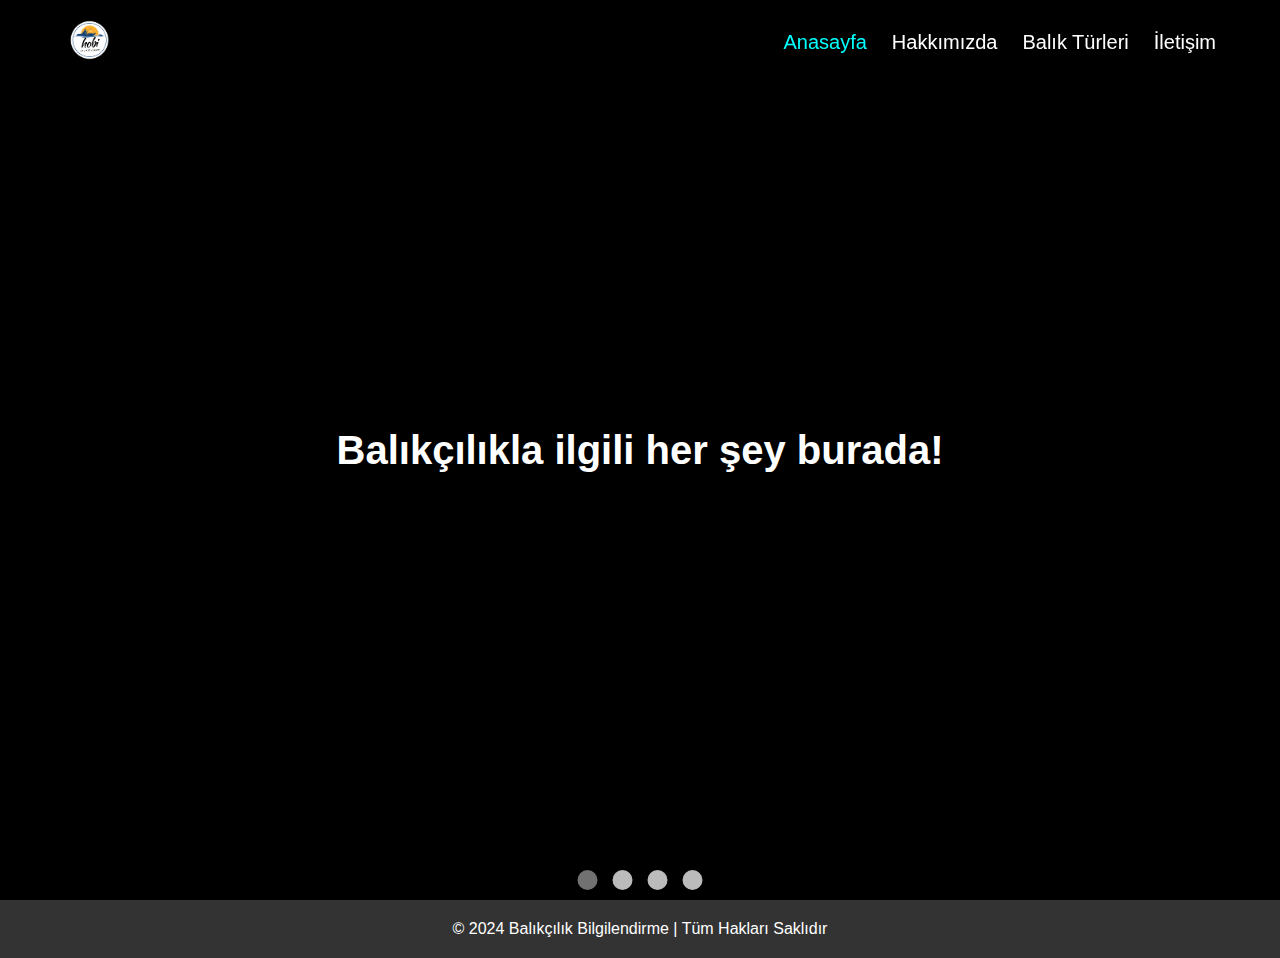
<file: index.html>
<!DOCTYPE html>
<html lang="tr">

<head>
    <meta charset="UTF-8">
    <meta name="viewport" content="width=device-width, initial-scale=1.0">
    <title>Balıkçılık ve Balık Türleri</title>
    <style>
        /* Genel Ayarlar */
        * {
            margin: 0;
            padding: 0;
            box-sizing: border-box;
        }

        body {
            font-family: Arial, sans-serif;
            background-color: #f4f4f4;
            margin: 0;
            padding: 0;
            overflow-x: hidden;
        }

        /* Navbar */
        .navbar {
            position: fixed;
            top: 0;
            width: 100%;
            background-color: rgba(0, 0, 0, 0.8);
            z-index: 1000;
            padding: 15px 0;
            box-shadow: 0px 4px 8px rgba(0, 0, 0, 0.5);
        }

        .navbar .container {
            width: 90%;
            margin: 0 auto;
            display: flex;
            justify-content: space-between; /* Navbar öğelerini yatay olarak aralıklı hizalar */
            align-items: center;
        }

        .navbar .nav-links {
            list-style: none;
            display: flex;
            gap: 25px;
            padding-left: 0;
        }

        .navbar .nav-links li a {
            text-decoration: none;
            color: white;
            font-size: 20px;
            transition: color 0.3s ease;
        }

        .navbar .nav-links li a:hover,
        .navbar .nav-links li a.active {
            color: #00ffff;
        }

        .navbar .logo {
            height: 50px; /* Logo boyutunu ayarlayın */
            width: auto;
        }

        /* Slideshow */
        .slideshow-container {
            position: relative;
            width: 100%;
            height: 100vh;
            overflow: hidden;
            background-color: #000;
        }

        .mySlides {
            display: none;
            position: absolute;
            width: 100%;
            height: 100%;
        }

        /* Video container */
        .mySlides video {
            width: 100%;
            height: 100%;
            object-fit: cover;
            /* Ekranı tamamen dolduracak şekilde video */
        }

        /* Slayt Altı Tanıtım */
        .text {
            position: absolute;
            top: 50%;
            left: 50%;
            transform: translate(-50%, -50%);
            color: white;
            font-size: 40px;
            font-weight: bold;
            text-shadow: 3px 3px 15px rgba(0, 0, 0, 0.7);
            padding: 20px;
            border-radius: 10px;
            text-align: center;
            width: 80%;
        }

        /* Dots */
        .dot-container {
            position: absolute;
            bottom: 10px;
            left: 50%;
            transform: translateX(-50%);
            z-index: 2;
            display: flex;
            gap: 15px;
        }

        .dot {
            height: 20px;
            width: 20px;
            background-color: #bbb;
            border-radius: 50%;
            transition: background-color 0.6s ease;
            cursor: pointer;
        }

        .dot.active {
            background-color: #717171;
        }

        /* Footer */
        .footer {
            background-color: #333;
            color: white;
            text-align: center;
            padding: 20px 0;
            position: relative;
            bottom: 0;
            width: 100%;
        }

        /* Mobil Görünüm - Navbar öğelerini dikey hizala */
        @media (max-width: 768px) {
            .navbar .container {
                flex-direction: row; /* Navbar öğelerini yatay hizalar */
                justify-content: space-between; /* Öğeler arasında boşluk bırakır */
            }

            .navbar .nav-links {
                flex-direction: row; /* Linkleri yatay sıralar */
                gap: 10px;
                padding-left: 0;
                flex-wrap: wrap; /* Linklerin taşmaması için wrap kullanılır */
            }

            .navbar .nav-links li a {
                font-size: 16px; /* Mobilde daha küçük font boyutu */
            }
        }
    </style>
</head>

<body>

    <!-- Navbar -->
    <nav class="navbar">
        <div class="container">
            <!-- Logo kısmı -->
            <a href="index.html"><img src="images/hobi balik-Photoroom.png" alt="Logo" class="logo"></a>
            <ul class="nav-links">
                <li><a href="index.html" class="active">Anasayfa</a></li>
                <li><a href="about.html">Hakkımızda</a></li>
                <li><a href="species.html">Balık Türleri</a></li>
                <li><a href="contact.html">İletişim</a></li>
            </ul>
        </div>
    </nav>

    <div class="slideshow-container">
        <!-- Slide 1 -->
        <div class="mySlides fade">
            <video autoplay muted loop>
                <source src="https://videos.pexels.com/video-files/4821102/4821102-sd_960_506_25fps.mp4" type="video/mp4">
            </video>
            <div class="text">Balıkçılıkla ilgili her şey burada!</div>
        </div>
        <!-- Slide 2 -->
        <div class="mySlides fade">
            <video autoplay muted loop>
                <source src="https://videos.pexels.com/video-files/4830304/4830304-sd_960_506_25fps.mp4" type="video/mp4">
            </video>
            <div class="text">Balıkçılar ve balık severler için bilgi dolu bir kaynak!</div>
        </div>
        <!-- Slide 3 -->
        <div class="mySlides fade">
            <video autoplay muted loop>
                <source src="https://videos.pexels.com/video-files/5545728/5545728-sd_640_360_30fps.mp4" type="video/mp4">
            </video>
            <div class="text">Deniz ürünlerinin çeşitleri ve faydaları hakkında detaylı bilgi!</div>
        </div>
        <!-- Slide 4 -->
        <div class="mySlides fade">
            <video autoplay muted loop>
                <source src="https://videos.pexels.com/video-files/4821115/4821115-sd_960_506_25fps.mp4" type="video/mp4">
            </video>
            <div class="text">Ege, Akdeniz ve Karadeniz'in en popüler balıkları!</div>
        </div>
    </div>

    <!-- Dots (Videonun alt kısmında) -->
    <div class="dot-container">
        <span class="dot" onclick="currentSlide(1)"></span>
        <span class="dot" onclick="currentSlide(2)"></span>
        <span class="dot" onclick="currentSlide(3)"></span>
        <span class="dot" onclick="currentSlide(4)"></span>
    </div>

    <!-- Footer -->
    <footer class="footer">
        <div class="container">
            <p>&copy; 2024 Balıkçılık Bilgilendirme | Tüm Hakları Saklıdır</p>
        </div>
    </footer>

    <script>
        let slideIndex = 0;
        showSlides();

        function showSlides() {
            let slides = document.getElementsByClassName("mySlides");
            let dots = document.getElementsByClassName("dot");
            for (let i = 0; i < slides.length; i++) {
                slides[i].style.display = "none";
            }
            slideIndex++;
            if (slideIndex > slides.length) {
                slideIndex = 1;
            }
            for (let i = 0; i < dots.length; i++) {
                dots[i].className = dots[i].className.replace(" active", "");
            }
            slides[slideIndex - 1].style.display = "block";
            dots[slideIndex - 1].className += " active";
            setTimeout(showSlides, 3000); // Her 3 saniyede bir video değişir
        }

        function currentSlide(n) {
            slideIndex = n;
            showSlides();
        }
    </script>

</body>

</html>
</file>
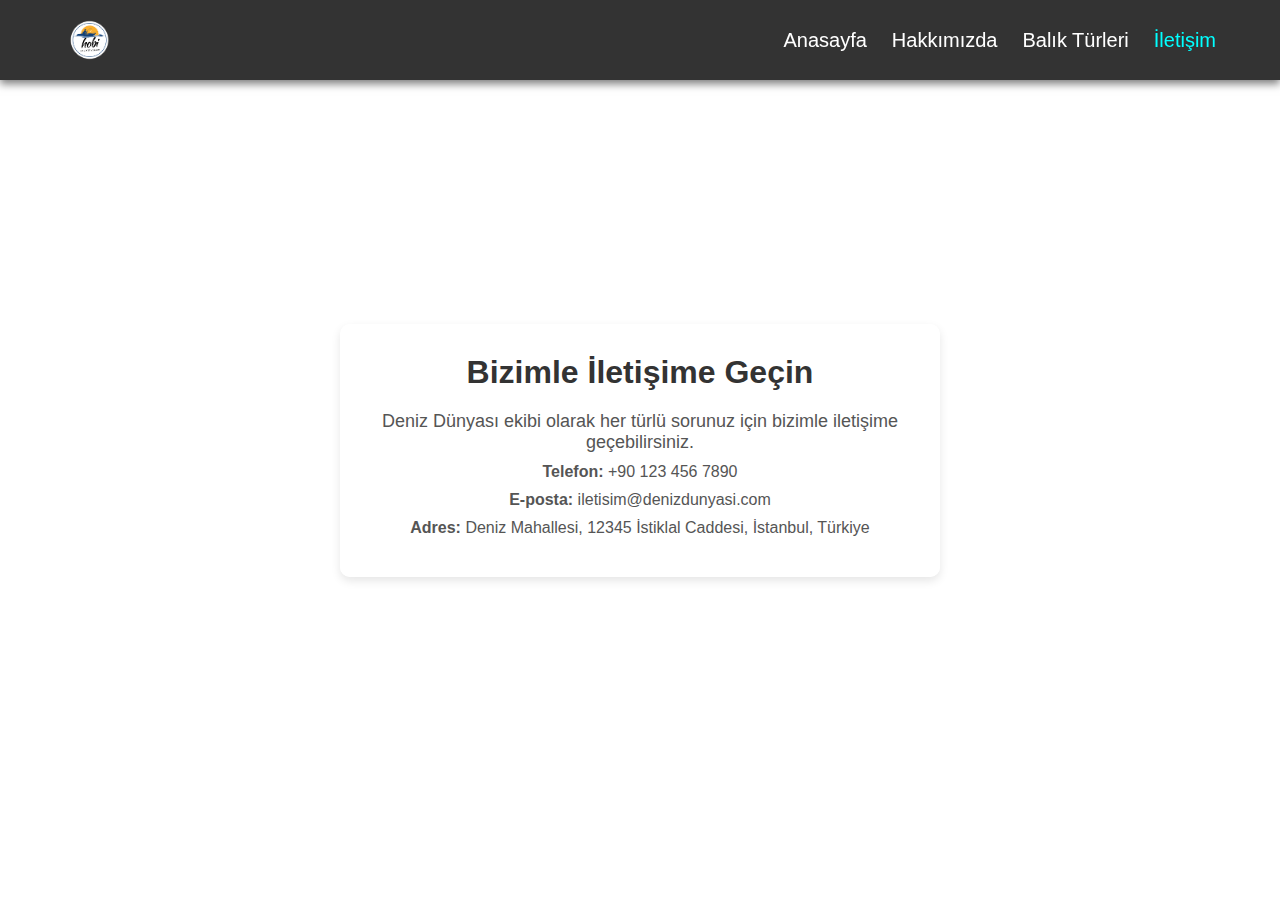
<file: contact.html>
<!DOCTYPE html>
<html lang="en">

<head>
    <meta charset="UTF-8">
    <meta name="viewport" content="width=device-width, initial-scale=1.0">
    <title>İletişim - Deniz Dünyası</title>
    <style>
        /* Genel Ayarlar */
        * {
            margin: 0;
            padding: 0;
            box-sizing: border-box;
        }

        body,
        html {
            height: 100%;
            font-family: Arial, sans-serif;
            background-image: url('https://images.pexels.com/photos/932638/pexels-photo-932638.jpeg?auto=compress&cs=tinysrgb&w=1600');
            background-size: cover;
            background-position: center;
            background-attachment: fixed;
            width: 100%;
            color: #333;
        }

        h1,
        h2,
        p {
            margin: 0;
        }

        /* Navbar */
        .navbar {
            position: fixed;
            top: 0;
            width: 100%;
            background-color: rgba(0, 0, 0, 0.8);
            z-index: 1000;
            padding: 15px 0;
            box-shadow: 0px 4px 8px rgba(0, 0, 0, 0.5);
        }

        .navbar .container {
            width: 90%;
            margin: 0 auto;
            display: flex;
            justify-content: space-between;
            align-items: center;
        }

        .navbar .nav-links {
            list-style: none;
            display: flex;
            gap: 25px;
            padding-left: 0;
        }

        .navbar .nav-links li a {
            text-decoration: none;
            color: white;
            font-size: 20px;
            transition: color 0.3s ease;
        }

        .navbar .nav-links li a:hover,
        .navbar .nav-links li a.active {
            color: #00ffff;
        }

        .navbar .logo {
            height: 50px;
            width: auto;
        }

        /* İletişim Bilgileri */
        .contact-section {
            display: flex;
            justify-content: center;
            align-items: center;
            height: 100vh;
            padding: 20px;
        }

        .contact-info {
            background-color: rgba(255, 255, 255, 0.9); /* Yarı saydam beyaz arka plan */
            padding: 30px;
            border-radius: 10px;
            box-shadow: 0 4px 10px rgba(0, 0, 0, 0.1);
            width: 100%;
            max-width: 600px;
            text-align: center;
        }

        .contact-info h2 {
            font-size: 32px;
            margin-bottom: 20px;
            color: #333;
        }

        .contact-info p {
            font-size: 18px;
            margin-bottom: 10px;
            color: #555;
        }

        .contact-info .phone,
        .contact-info .email,
        .contact-info .address {
            font-size: 16px;
            margin-bottom: 10px;
        }

        /* Mobil Uyumluluk */
        @media (max-width: 768px) {
            .navbar .container {
                flex-direction: row;
                justify-content: space-between;
            }

            .navbar .nav-links {
                flex-direction: row;
                gap: 10px;
                padding-left: 0;
                flex-wrap: wrap;
            }

            .navbar .nav-links li a {
                font-size: 16px;
            }

            .contact-info h2 {
                font-size: 28px;
            }

            .contact-info p {
                font-size: 16px;
            }
        }

        @media (max-width: 480px) {
            .contact-info h2 {
                font-size: 24px;
            }

            .contact-info p {
                font-size: 14px;
            }

            .contact-info .phone,
            .contact-info .email,
            .contact-info .address {
                font-size: 14px;
            }
        }
    </style>
</head>

<body>
    <!-- Navbar -->
    <nav class="navbar">
        <div class="container">
            <img src="images/hobi balik-Photoroom.png" alt="Logo" class="logo"> <!-- Logo Eklendi -->
            <ul class="nav-links">
                <li><a href="index.html">Anasayfa</a></li>
                <li><a href="about.html">Hakkımızda</a></li>
                <li><a href="species.html">Balık Türleri</a></li>
                <li><a href="contact.html" class="active">İletişim</a></li>
            </ul>
        </div>
    </nav>

    <!-- İletişim Bilgileri -->
    <div class="contact-section">
        <div class="contact-info">
            <h2>Bizimle İletişime Geçin</h2>
            <p>Deniz Dünyası ekibi olarak her türlü sorunuz için bizimle iletişime geçebilirsiniz.</p>
            <p class="phone"><strong>Telefon:</strong> +90 123 456 7890</p>
            <p class="email"><strong>E-posta:</strong> iletisim@denizdunyasi.com</p>
            <p class="address"><strong>Adres:</strong> Deniz Mahallesi, 12345 İstiklal Caddesi, İstanbul, Türkiye</p>
        </div>
    </div>
</body>

</html>
</file>
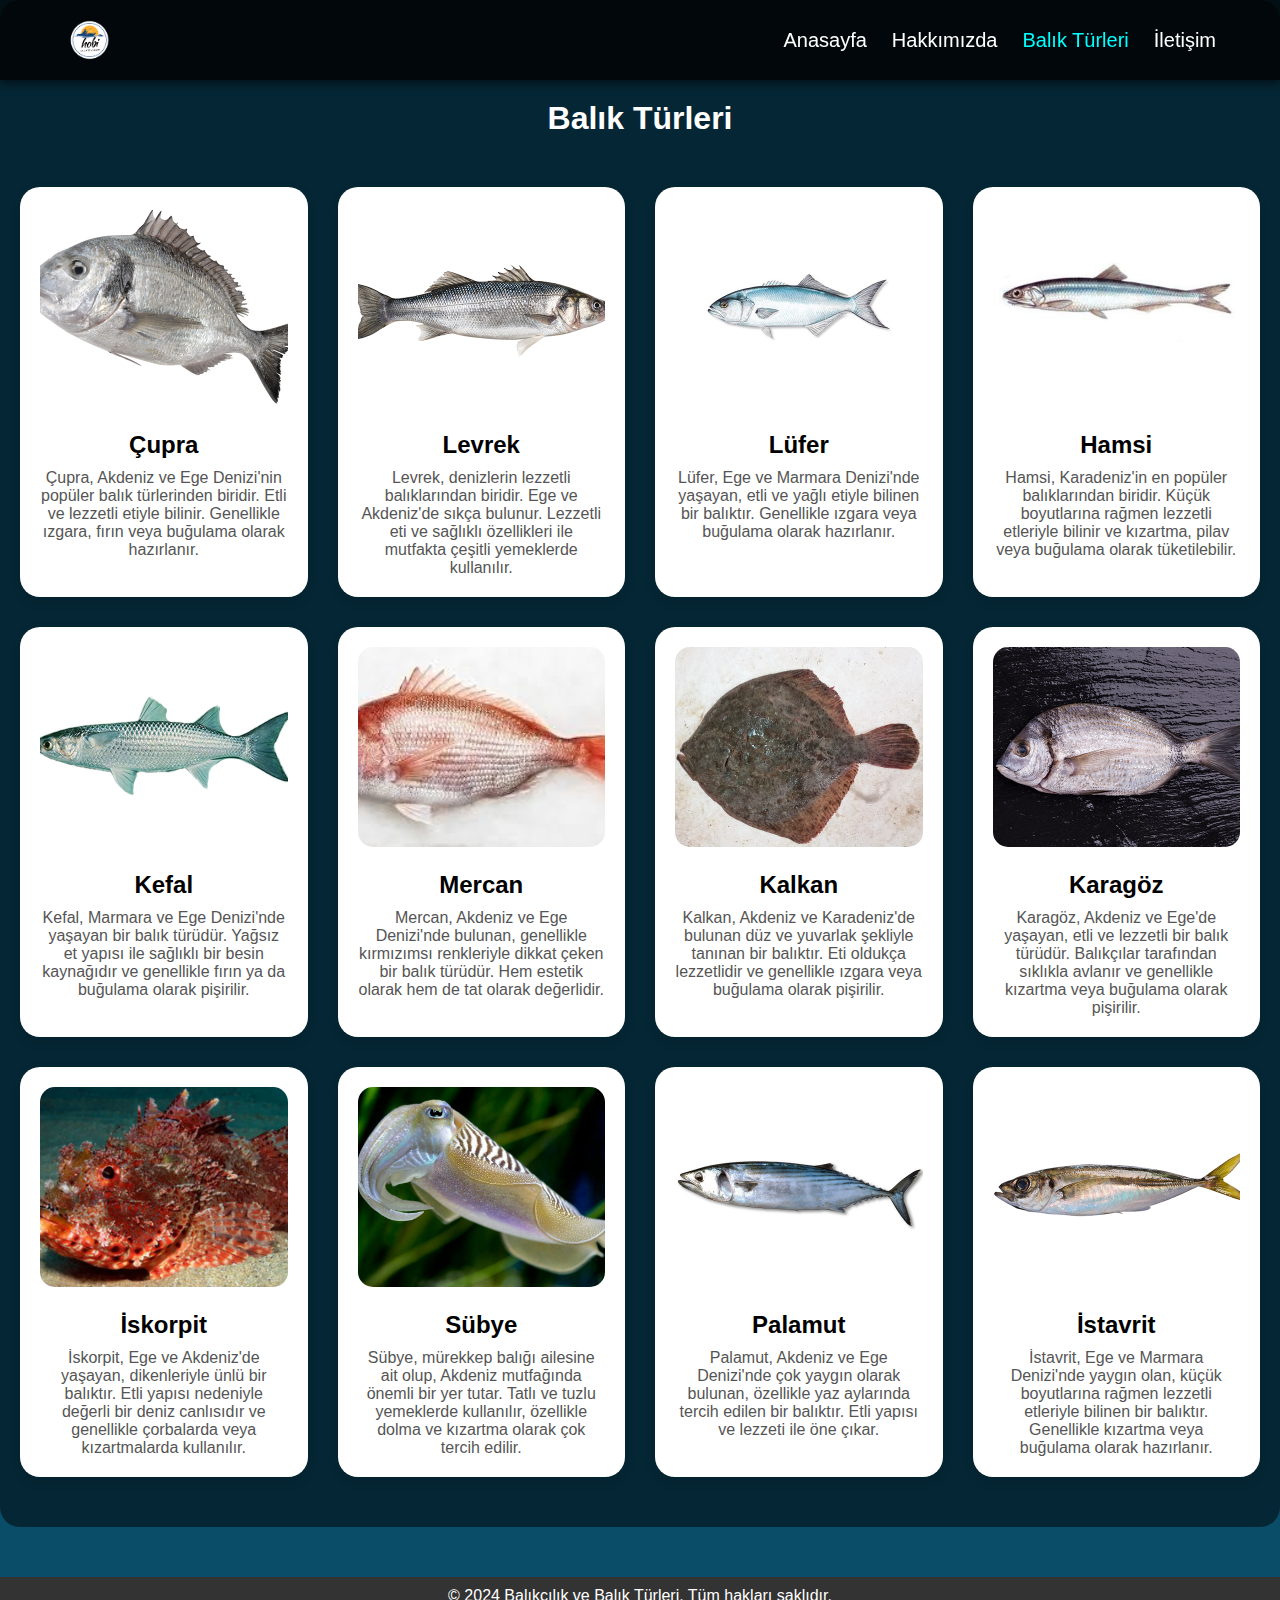
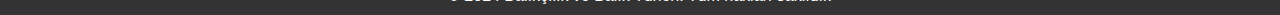
<file: species.html>
<!DOCTYPE html>
<html lang="tr">

<head>
    <meta charset="UTF-8">
    <meta name="viewport" content="width=device-width, initial-scale=1.0">
    <title>Balık Türleri - Balıkçılık ve Balık Türleri</title>
    <style>
        /* Genel Ayarlar */
        * {
            box-sizing: border-box;
            margin: 0;
            padding: 0;
        }

        body {
            font-family: Arial, sans-serif;
            margin: 0;
            padding: 0;
            background-color: #0A4D68;
            height: 100%;
            overflow-x: hidden;
            background-image: url('https://images.pexels.com/photos/932638/pexels-photo-932638.jpeg?auto=compress&cs=tinysrgb&w=1600');
            background-size: cover;
            background-position: center center;
            background-attachment: fixed;
            filter: contrast(1.4) brightness(1.2) saturate(1.5) sharpen(2px);
            /* Daha fazla keskinlik */
        }


        /* Navbar */
        .navbar {
            position: fixed;
            top: 0;
            width: 100%;
            background-color: rgba(0, 0, 0, 0.8);
            z-index: 1000;
            padding: 15px 0;
            box-shadow: 0px 4px 8px rgba(0, 0, 0, 0.5);
        }

        .navbar .container {
            width: 90%;
            margin: 0 auto;
            display: flex;
            justify-content: space-between;
            /* Navbar öğelerini yatay olarak aralıklı hizalar */
            align-items: center;
        }

        .navbar .nav-links {
            list-style: none;
            display: flex;
            gap: 25px;
            padding-left: 0;
        }

        .navbar .nav-links li a {
            text-decoration: none;
            color: white;
            font-size: 20px;
            transition: color 0.3s ease;
        }

        .navbar .nav-links li a:hover,
        .navbar .nav-links li a.active {
            color: #00ffff;
        }

        .navbar .logo {
            height: 50px;
            /* Logo boyutunu ayarlayın */
            width: auto;
        }

        /* Balık Türleri Bölümü */
        .species {
            padding: 100px 20px 50px 20px;
            background-color: rgba(0, 0, 0, 0.5);
            /* Yarı saydam bir arka plan ekleyerek daha okunabilir hale getirir */
            border-radius: 20px;
        }

        .section-title {
            font-size: 32px;
            text-align: center;
            margin-bottom: 50px;
            color: #fff;
        }

        .species-cards {
            display: grid;
            grid-template-columns: repeat(auto-fill, minmax(280px, 1fr));
            gap: 30px;
            justify-items: center;
        }

        .species-card {
            background-color: white;
            border-radius: 20px;
            overflow: hidden;
            box-shadow: 0 4px 12px rgba(0, 0, 0, 0.1);
            text-align: center;
            padding: 20px;
            transition: transform 0.3s ease;
        }

        .species-card:hover {
            transform: translateY(-10px);
        }

        .species-img {
            width: 100%;
            height: 200px;
            object-fit: cover;
            border-radius: 15px;
        }

        .species-card h3 {
            font-size: 24px;
            margin-top: 20px;
        }

        .species-card p {
            font-size: 16px;
            color: #555;
            margin-top: 10px;
        }

        /* Footer */
        .footer {
            background-color: #333;
            color: white;
            padding: 10px 0;
            text-align: center;
            margin-top: 50px;
        }

        /* Mobil Uyumluluk */
        @media (max-width: 768px) {
            .navbar .container {
                flex-direction: row;
                /* Navbar öğelerini yatay hizalar */
                justify-content: space-between;
                /* Öğeler arasında boşluk bırakır */
            }

            .navbar .nav-links {
                flex-direction: row;
                /* Linkleri yatay sıralar */
                gap: 10px;
                padding-left: 0;
                flex-wrap: wrap;
                /* Linklerin taşmaması için wrap kullanılır */
            }

            .navbar .nav-links li a {
                font-size: 16px;
                /* Mobilde daha küçük font boyutu */
            }
        }
    </style>
</head>

<body>

    <!-- Navbar -->
    <nav class="navbar">
        <div class="container">
            <img src="images/hobi balik-Photoroom.png" alt="Logo" class="logo">
            <ul class="nav-links">
                <li><a href="index.html">Anasayfa</a></li>
                <li><a href="about.html">Hakkımızda</a></li>
                <li><a href="species.html" class="active">Balık Türleri</a></li>
                <li><a href="contact.html">İletişim</a></li>
            </ul>
        </div>
    </nav>

    <!-- Balık Türleri Alanı -->
    <section class="species">
        <div class="container">
            <h2 class="section-title">Balık Türleri</h2>
            <div class="species-cards">
                <!-- Çupra Kartı -->
                <div class="species-card">
                    <img src="images/çupra.png" alt="Çupra" class="species-img">
                    <h3>Çupra</h3>
                    <p>Çupra, Akdeniz ve Ege Denizi'nin popüler balık türlerinden biridir. Etli ve lezzetli etiyle
                        bilinir. Genellikle ızgara, fırın veya buğulama olarak hazırlanır.</p>
                </div>
                <!-- Levrek Kartı -->
                <div class="species-card">
                    <img src="images/levrek.png" alt="Levrek" class="species-img">
                    <h3>Levrek</h3>
                    <p>Levrek, denizlerin lezzetli balıklarından biridir. Ege ve Akdeniz'de sıkça bulunur. Lezzetli eti
                        ve sağlıklı özellikleri ile mutfakta çeşitli yemeklerde kullanılır.</p>
                </div>
                <!-- Lüfer Kartı -->
                <div class="species-card">
                    <img src="images/lüfer.png" alt="Lüfer" class="species-img">
                    <h3>Lüfer</h3>
                    <p>Lüfer, Ege ve Marmara Denizi'nde yaşayan, etli ve yağlı etiyle bilinen bir balıktır. Genellikle
                        ızgara veya buğulama olarak hazırlanır.</p>
                </div>
                <!-- Hamsi Kartı -->
                <div class="species-card">
                    <img src="images/hamsi.jpg" alt="Hamsi" class="species-img">
                    <h3>Hamsi</h3>
                    <p>Hamsi, Karadeniz'in en popüler balıklarından biridir. Küçük boyutlarına rağmen lezzetli etleriyle
                        bilinir ve kızartma, pilav veya buğulama olarak tüketilebilir.</p>
                </div>
                <!-- Kefal Kartı -->
                <div class="species-card">
                    <img src="images/kefal.png" alt="Kefal" class="species-img">
                    <h3>Kefal</h3>
                    <p>Kefal, Marmara ve Ege Denizi'nde yaşayan bir balık türüdür. Yağsız et yapısı ile sağlıklı bir
                        besin kaynağıdır ve genellikle fırın ya da buğulama olarak pişirilir.</p>
                </div>
                <!-- Mercan Kartı -->
                <div class="species-card">
                    <img src="images/mercan.jpg" alt="Mercan" class="species-img">
                    <h3>Mercan</h3>
                    <p>Mercan, Akdeniz ve Ege Denizi'nde bulunan, genellikle kırmızımsı renkleriyle dikkat çeken bir
                        balık türüdür. Hem estetik olarak hem de tat olarak değerlidir.</p>
                </div>
                <!-- Kalkan Kartı -->
                <div class="species-card">
                    <img src="images/kalkan.jpg" alt="Kalkan" class="species-img">
                    <h3>Kalkan</h3>
                    <p>Kalkan, Akdeniz ve Karadeniz'de bulunan düz ve yuvarlak şekliyle tanınan bir balıktır. Eti
                        oldukça lezzetlidir ve genellikle ızgara veya buğulama olarak pişirilir.</p>
                </div>
                <!-- Karagöz Kartı -->
                <div class="species-card">
                    <img src="images/karagöz.png" alt="Karagöz" class="species-img">
                    <h3>Karagöz</h3>
                    <p>Karagöz, Akdeniz ve Ege'de yaşayan, etli ve lezzetli bir balık türüdür. Balıkçılar tarafından
                        sıklıkla avlanır ve genellikle kızartma veya buğulama olarak pişirilir.</p>
                </div>
                <!-- İskorpit Kartı -->
                <div class="species-card">
                    <img src="images/iskorpit.jpg" alt="İskorpit" class="species-img">
                    <h3>İskorpit</h3>
                    <p>İskorpit, Ege ve Akdeniz'de yaşayan, dikenleriyle ünlü bir balıktır. Etli yapısı nedeniyle
                        değerli bir deniz canlısıdır ve genellikle çorbalarda veya kızartmalarda kullanılır.</p>
                </div>
                <!-- Sübye Kartı -->
                <div class="species-card">
                    <img src="images/subye.jpg" alt="Sübye" class="species-img">
                    <h3>Sübye</h3>
                    <p>Sübye, mürekkep balığı ailesine ait olup, Akdeniz mutfağında önemli bir yer tutar. Tatlı ve tuzlu
                        yemeklerde kullanılır, özellikle dolma ve kızartma olarak çok tercih edilir.</p>
                </div>
                <!-- Palamut Kartı -->
                <div class="species-card">
                    <img src="images/palamut.png" alt="Palamut" class="species-img">
                    <h3>Palamut</h3>
                    <p>Palamut, Akdeniz ve Ege Denizi'nde çok yaygın olarak bulunan, özellikle yaz aylarında tercih
                        edilen bir balıktır. Etli yapısı ve lezzeti ile öne çıkar.</p>
                </div>
                <!-- İstavrit Kartı -->
                <div class="species-card">
                    <img src="images/istavrit.png" alt="İstavrit" class="species-img">
                    <h3>İstavrit</h3>
                    <p>İstavrit, Ege ve Marmara Denizi'nde yaygın olan, küçük boyutlarına rağmen lezzetli etleriyle
                        bilinen bir balıktır. Genellikle kızartma veya buğulama olarak hazırlanır.</p>
                </div>
            </div>
        </div>
    </section>

    <!-- Footer -->
    <footer class="footer">
        <p>&copy; 2024 Balıkçılık ve Balık Türleri. Tüm hakları saklıdır.</p>
    </footer>

</body>

</html>
</file>
